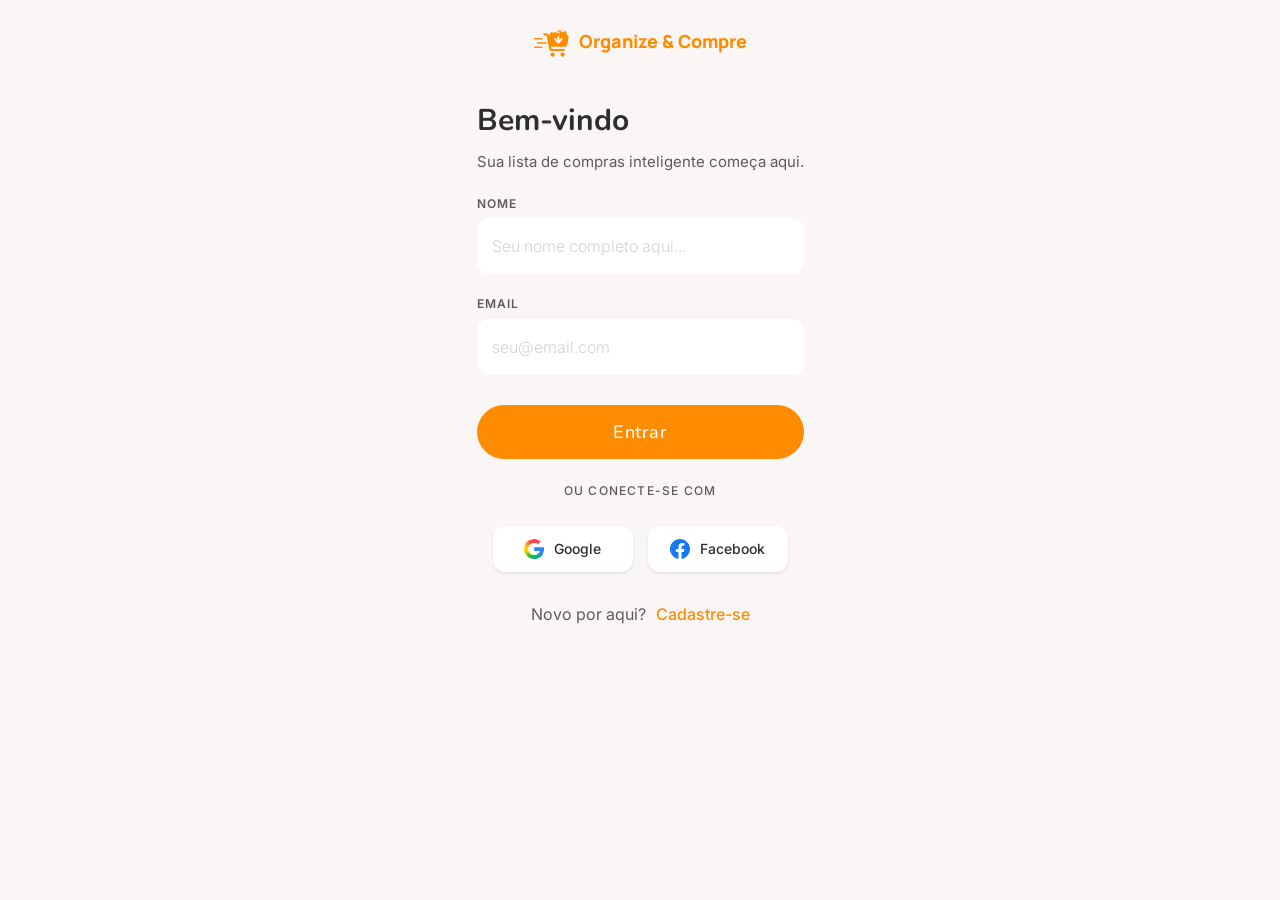
<file: src/pages/login/login.html>
<!DOCTYPE html>
<html lang="pt-br">
<head>
    <meta charset="UTF-8">
    <meta name="viewport" content="width=device-width, initial-scale=1.0">
    <link rel="stylesheet" href="/src/pages/login/login.css">
    
    <title>Organize&Compre</title>
</head>
<body>
    <header class="header-login">
        <img src="/src/assets/icons/logo carrinho 3.svg" alt="Logo" class="logo-cart">
        <h2 class="title-logo">Organize & Compre</h2>
    </header>
    <main>
        <form class="section-text">
            <h1 class="title">Bem-vindo</h1>
            <p class="text-subtitle">Sua lista de compras inteligente começa
            aqui.</p>
            <label class="label" for="text">NOME</label>
            <input type="text" id = "text-nome" class="input" placeholder="Seu nome completo aqui..." required>

            <label class="label" for="email">EMAIL</label>
            <input type="email" id = "text-email" class="input" placeholder="seu@email.com" required>

            <button type="submit" class="btn-login">Entrar</button>
        </form>
        <section class="signup-section">
            <p class="conect-text">ou conecte-se com</p>
            <div class="social-conect">
                <div class="conta">
                    <img src="/src/assets/icons/google-logo.svg" alt="Google Logo" class="logo">
                    <a href="#" class="signup-link">Google</a>
                </div>
                <div class="conta">
                    <img src="/src/assets/icons/facebook-logo.svg" alt="Facebook Logo" class="logo">
                    <a href="#" class="signup-link">Facebook</a>
                </div>
            </div>
            <div class="cadastre-section">
                <p class="text-cadastre">Novo por aqui?</p>
                <a href="#" class="cadastre">Cadastre-se</a>
            </div>
        </section>
    </main>
    
</body>
</html>
</file>
<file: src/pages/login/login.css>
@import url('../../styles/base/global.css');

/* 1. ESTILOS ESPECÍFICOS PARA A PÁGINA DE LOGIN */
body {
  display: flex;
  background-color: var(--cor-bg-clara);
  flex-direction: column;
  align-items: center;
  justify-content: center;
}

.header-login {
  display: flex;
  align-items: center;
  justify-content: flex-start;
  gap: 10px;
  margin-top: 20px;
}

.logo-cart {
  width: 35px;
  margin-bottom: 20px;
  margin-top: 10px;
}

.title-logo {
  font-family: var(--fonte-logo);
  font-size: 18px;
  font-weight: 800;
  color: var(--cor-principal-laranja);
  margin-bottom: 15px;
  text-align: center;
}

.section-text {
  display: flex;
  flex-direction: column;
  gap: 5px;
  padding: 20px 30PX;
}

.title {
  font-family: var(--fonte-principal-titulo);
  font-size: 30px;
  color: var(--cor-text2-preto);
}

.text-subtitle {
  font-family: var(--fonte-texto);
  font-size: 15px;
  color: var(--cor-subtitulo-cinza);
}

.input {
  background-color: #ffffff;
  width: 100%;
  padding: 18px 15px;
  border: none;
  color: var(--cor-subtitulo-cinza);
  font-family: var(--fonte-texto);
  font-weight: 300;
  border-radius: 12px;
  font-size: 16px;
}

.label {
  font-family: var(--fonte-texto);
  font-size: 12px;
  font-weight: 600;
  color: var(--cor-subtitulo-cinza);
  margin-top: 15px;
  letter-spacing: 1px;
}

::placeholder {
  font-family: var(--fonte-texto);
  font-size: 16px;
  font-weight: 300;
  color: var(--cor-input-cinza);
}

.btn-login {
  background-color: var(--cor-principal-laranja);
  color: var(--cor-text1-branco);
  width: 100%;
  padding: 15px 15px;
  border: none;
  font-family: var(--fonte-principal-titulo);
  font-weight: 500;
  border-radius: 9999px;
  font-size: 18px;
  letter-spacing: 0.5px;
  margin-top: 25px;
  cursor: pointer;
  transition: all 0.3s ease;
}

.btn-login:hover {
  background-color: #f897298e;
}

.signup-section {
  display: flex;
  align-items: center;
  flex-direction: column;
  justify-content: center;
  gap: 5px;
  margin-bottom: 20px;
}

.social-conect {
  display: flex;
  align-items: center;
  flex-direction: row;
  justify-content: center;
  gap: 15px;
  margin-top: 10px;
}

.conect-text {
  font-family: var(--fonte-texto);
  font-size: 12px;
  font-weight: 500;
  letter-spacing: 1.2px;
  text-transform: uppercase;
  margin-top: 2px;
  margin-bottom: 11px;
  color: var(--cor-subtitulo-cinza);
}

.conta {
  display: flex;
  background-color: #ffffff;
  padding: 12px 15px;
  width: 140px;
  align-items: center;
  justify-content: center;
  border-radius: 12px;
  flex-direction: row;
  gap: 10px;
  font-family: var(--fonte-texto);
  font-size: 14px;
  font-weight: 500;
  box-shadow: 0px 1.5px 3px rgba(0, 0, 0, 0.1);
}

.signup-link {
  font-family: var(--fonte-texto);
  font-size: 14px;
  font-weight: 500;
  color: var(--cor-text2-preto);
  text-decoration: none;
}

.logo {
  width: 20px;
}

.cadastre-section {
  display: flex;
  align-items: center;
  flex-direction: row;
  justify-content: center;
  margin-top: 25px;
  gap: 10px;
}

.text-cadastre {
  font-family: var(--fonte-texto);
  font-size: 16px;
  font-weight: 400;
  color: var(--cor-subtitulo-cinza);
}

.cadastre {
  font-family: var(--fonte-texto);
  font-size: 16px;
  font-weight: 500;
  color: var(--cor-principal-laranja);
  text-decoration: none;
}
</file>
